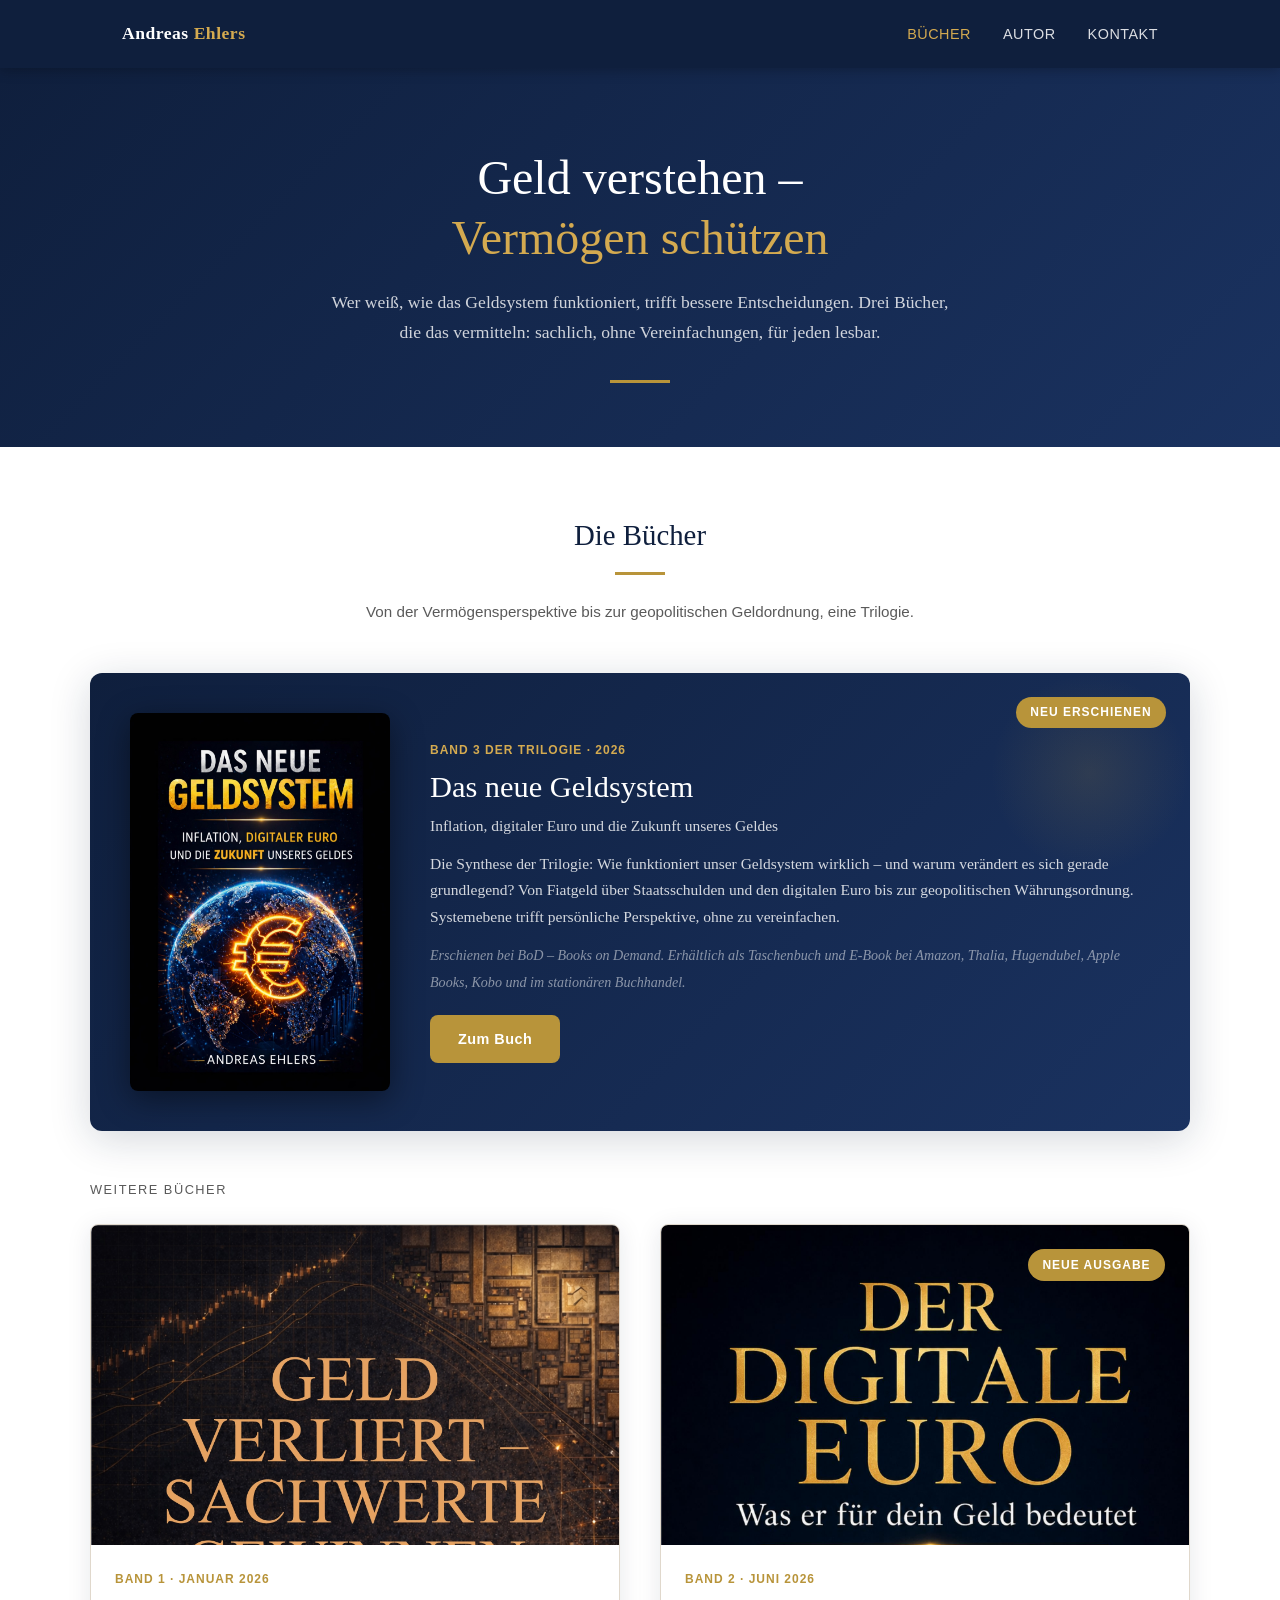
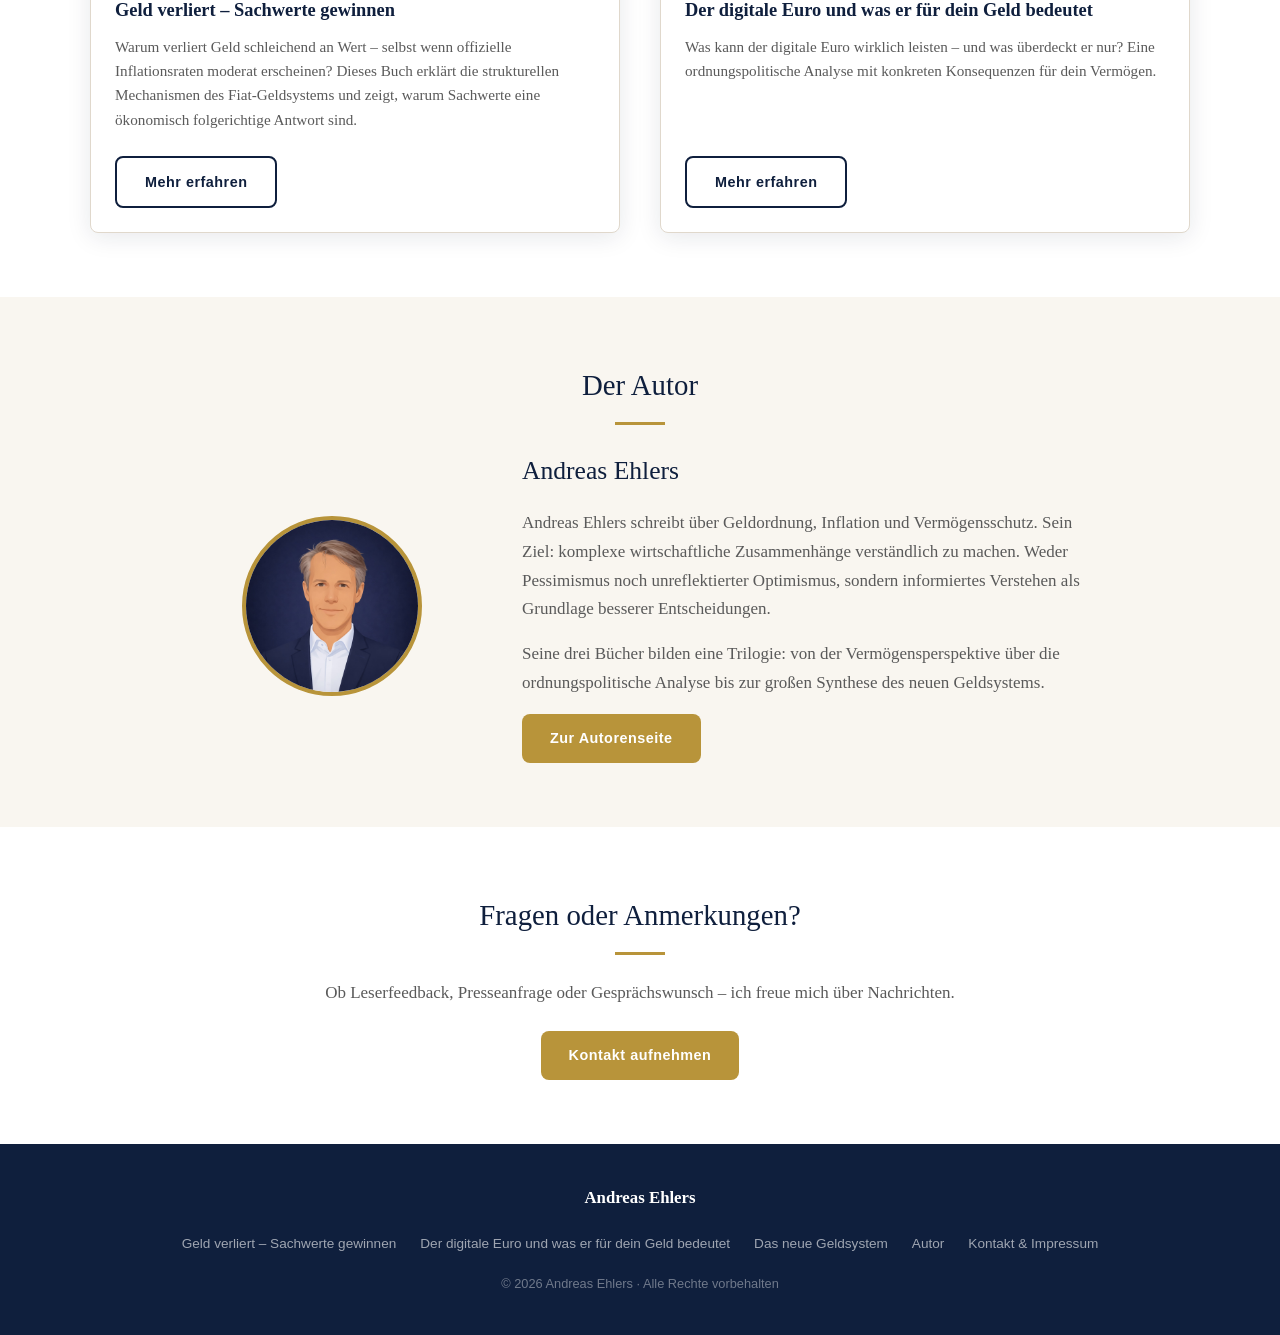
<file: index.html>
<!DOCTYPE html>
<html lang="de">
<head>
  <meta charset="UTF-8">
  <meta name="viewport" content="width=device-width, initial-scale=1.0">
  <title>Andreas Ehlers – Bücher über Geld, Inflation und das neue Geldsystem</title>
  <meta name="description" content="Andreas Ehlers schreibt über Geldordnung, Inflation, Sachwerte und die Zukunft des Geldes. Drei Bücher für jeden, der sein Vermögen versteht.">
  <link rel="stylesheet" href="style.css">
  <!-- Cloudflare Web Analytics --><script defer src='https://static.cloudflareinsights.com/beacon.min.js' data-cf-beacon='{"token": "b3fbc15b93a64142990292518c03b51b"}'></script><!-- End Cloudflare Web Analytics -->
</head>
<body>

<nav>
  <div class="nav-inner">
    <a href="index.html" class="nav-logo">Andreas <span>Ehlers</span></a>
    <ul class="nav-links">
      <li><a href="index.html#buecher" class="active">Bücher</a></li>
      <li><a href="autor.html">Autor</a></li>
      <li><a href="kontakt.html">Kontakt</a></li>
    </ul>
  </div>
</nav>

<header class="hero">
  <div class="hero-inner">
    <h1>Geld verstehen –<br><em>Vermögen schützen</em></h1>
    <p>Wer weiß, wie das Geldsystem funktioniert, trifft bessere Entscheidungen. Drei Bücher, die das vermitteln: sachlich, ohne Vereinfachungen, für jeden lesbar.</p>
    <hr class="hero-divider">
  </div>
</header>

<section id="buecher">
  <div class="section-inner">
    <h2 class="section-title">Die Bücher</h2>
    <hr class="gold-line">
    <p class="section-subtitle">Von der Vermögensperspektive bis zur geopolitischen Geldordnung, eine Trilogie.</p>

    <!-- Buch 3: Featured -->
    <div class="book-featured">
      <div class="book-featured-badge">Neu erschienen</div>
      <div class="book-featured-cover">
        <img src="images/cover-neues-geldsystem.jpg" alt="Cover: Das neue Geldsystem">
      </div>
      <div class="book-featured-body">
        <div class="book-card-tag">Band 3 der Trilogie &middot; 2026</div>
        <h3>Das neue Geldsystem</h3>
        <p class="book-featured-subtitle">Inflation, digitaler Euro und die Zukunft unseres Geldes</p>
        <p>Die Synthese der Trilogie: Wie funktioniert unser Geldsystem wirklich – und warum verändert es sich gerade grundlegend? Von Fiatgeld über Staatsschulden und den digitalen Euro bis zur geopolitischen Währungsordnung. Systemebene trifft persönliche Perspektive, ohne zu vereinfachen.</p>
        <p><em>Erschienen bei BoD – Books on Demand. Erhältlich als Taschenbuch und E-Book bei Amazon, Thalia, Hugendubel, Apple Books, Kobo und im stationären Buchhandel.</em></p>
        <a href="buch-neues-geldsystem.html" class="btn btn-primary">Zum Buch</a>
      </div>
    </div>

    <!-- Bände 1 & 2 -->
    <h3 class="backlist-title">Weitere Bücher</h3>
    <div class="books-grid">

      <div class="book-card">
        <div class="book-card-cover">
          <img src="images/cover-sachwerte.jpg" alt="Cover: Geld verliert – Sachwerte gewinnen">
        </div>
        <div class="book-card-body">
          <div class="book-card-tag">Band 1 &middot; Januar 2026</div>
          <h3>Geld verliert &ndash; Sachwerte gewinnen</h3>
          <p>Warum verliert Geld schleichend an Wert – selbst wenn offizielle Inflationsraten moderat erscheinen? Dieses Buch erklärt die strukturellen Mechanismen des Fiat-Geldsystems und zeigt, warum Sachwerte eine ökonomisch folgerichtige Antwort sind.</p>
          <a href="buch-sachwerte.html" class="btn btn-secondary">Mehr erfahren</a>
        </div>
      </div>

      <div class="book-card" style="position: relative;">
        <div class="book-featured-badge">Neue Ausgabe</div>
        <div class="book-card-cover">
          <img src="images/cover_v1_digitale_euro_final_scribus-Seite001.jpg" alt="Cover: Der digitale Euro und was er für dein Geld bedeutet">
        </div>
        <div class="book-card-body">
          <div class="book-card-tag">Band 2 &middot; Juni 2026</div>
          <h3>Der digitale Euro und was er für dein Geld bedeutet</h3>
          <p>Was kann der digitale Euro wirklich leisten – und was überdeckt er nur? Eine ordnungspolitische Analyse mit konkreten Konsequenzen für dein Vermögen.</p>
          <a href="buch-digitaler-euro.html" class="btn btn-secondary">Mehr erfahren</a>
        </div>
      </div>

    </div>
  </div>
</section>

<section class="section-cream">
  <div class="section-inner">
    <h2 class="section-title">Der Autor</h2>
    <hr class="gold-line">
    <div class="author-teaser">
      <div>
        <div class="author-avatar" style="overflow:hidden;">
          <img src="Bild_von_mir.jpg" alt="Andreas Ehlers" style="width:100%; height:100%; object-fit:cover; object-position:center;">
        </div>
      </div>
      <div>
        <h2>Andreas Ehlers</h2>
        <p>Andreas Ehlers schreibt über Geldordnung, Inflation und Vermögensschutz. Sein Ziel: komplexe wirtschaftliche Zusammenhänge verständlich zu machen. Weder Pessimismus noch unreflektierter Optimismus, sondern informiertes Verstehen als Grundlage besserer Entscheidungen.</p>
        <p>Seine drei Bücher bilden eine Trilogie: von der Vermögensperspektive über die ordnungspolitische Analyse bis zur großen Synthese des neuen Geldsystems.</p>
        <a href="autor.html" class="btn btn-primary">Zur Autorenseite</a>
      </div>
    </div>
  </div>
</section>

<section>
  <div class="section-inner" style="text-align:center; max-width:650px;">
    <h2 class="section-title">Fragen oder Anmerkungen?</h2>
    <hr class="gold-line">
    <p style="color:var(--text-muted); margin-bottom:1.5rem;">Ob Leserfeedback, Presseanfrage oder Gesprächswunsch – ich freue mich über Nachrichten.</p>
    <a href="kontakt.html" class="btn btn-primary">Kontakt aufnehmen</a>
  </div>
</section>

<footer>
  <div class="footer-inner">
    <div class="footer-logo">Andreas Ehlers</div>
    <ul class="footer-links">
      <li><a href="buch-sachwerte.html">Geld verliert – Sachwerte gewinnen</a></li>
      <li><a href="buch-digitaler-euro.html">Der digitale Euro und was er für dein Geld bedeutet</a></li>
      <li><a href="buch-neues-geldsystem.html">Das neue Geldsystem</a></li>
      <li><a href="autor.html">Autor</a></li>
      <li><a href="kontakt.html">Kontakt & Impressum</a></li>
    </ul>
    <p class="footer-copy">&copy; 2026 Andreas Ehlers &middot; Alle Rechte vorbehalten</p>
  </div>
</footer>

</body>
</html>
</file>
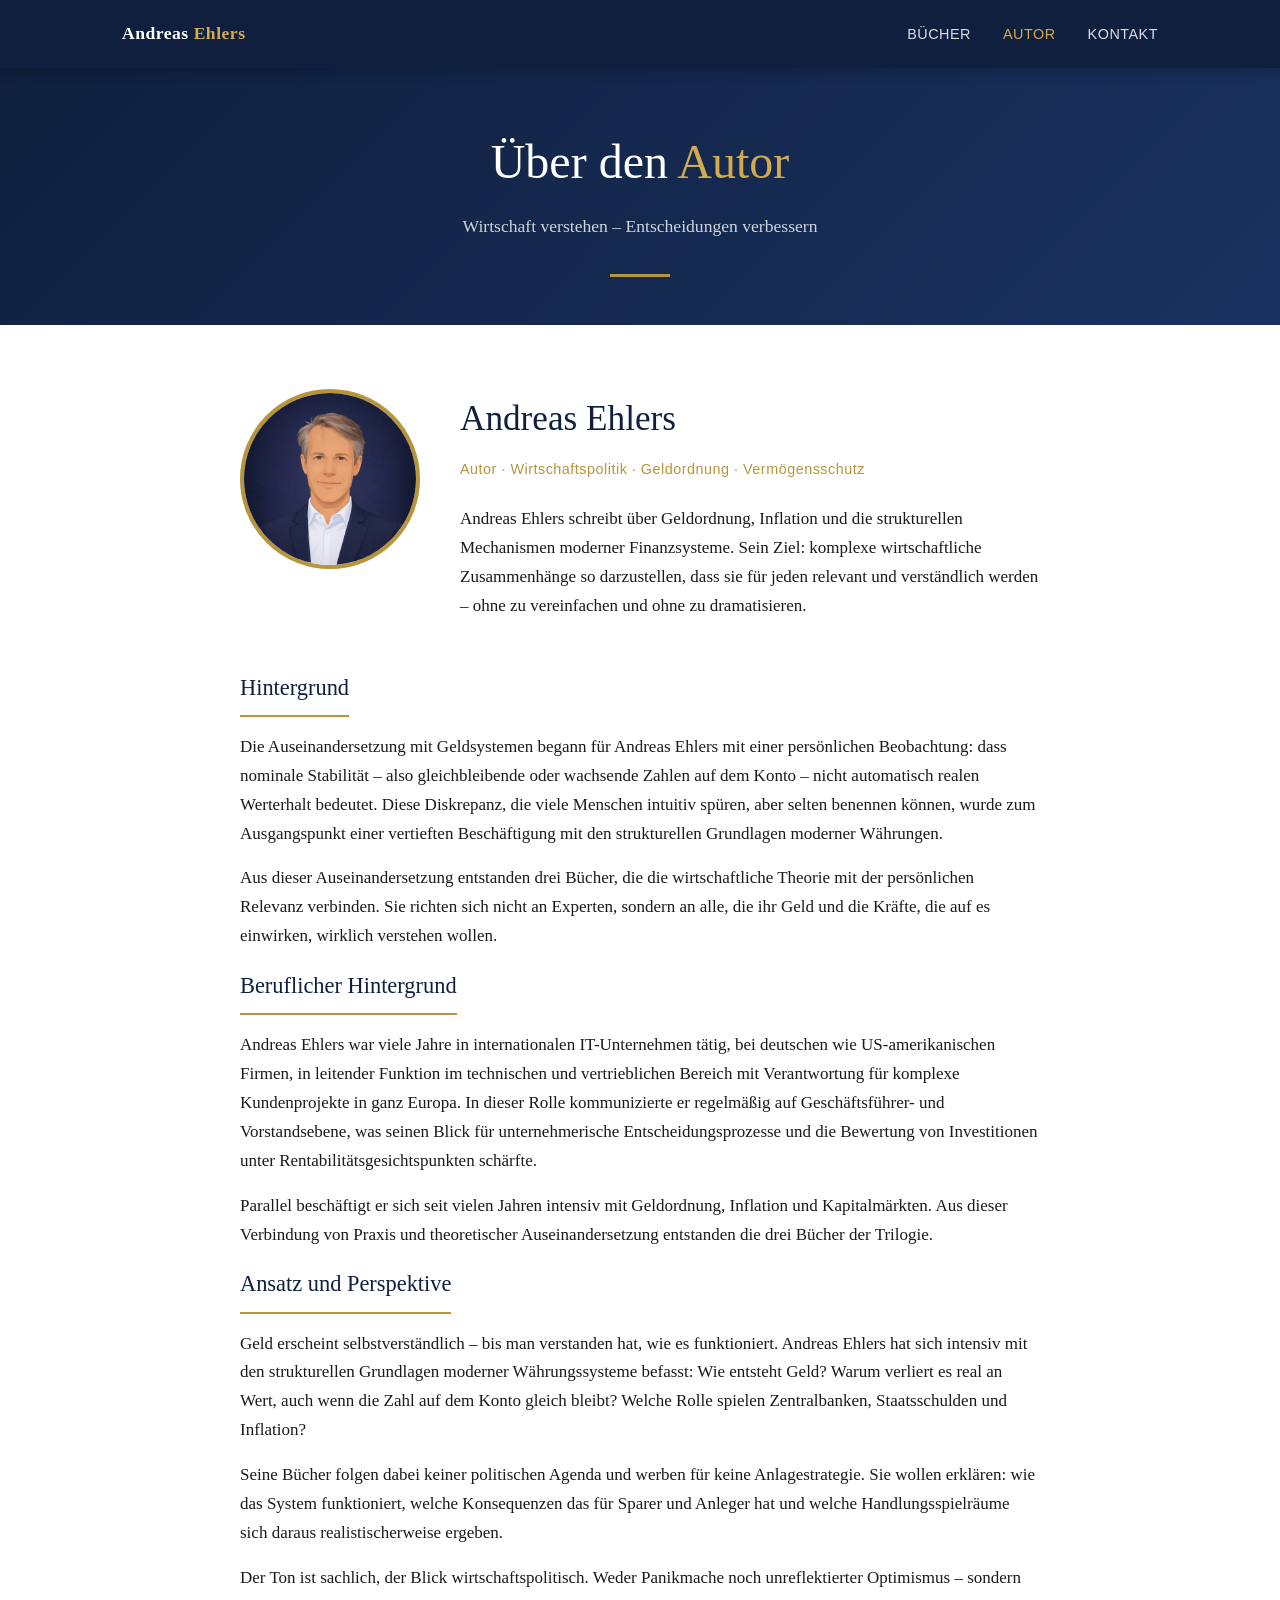
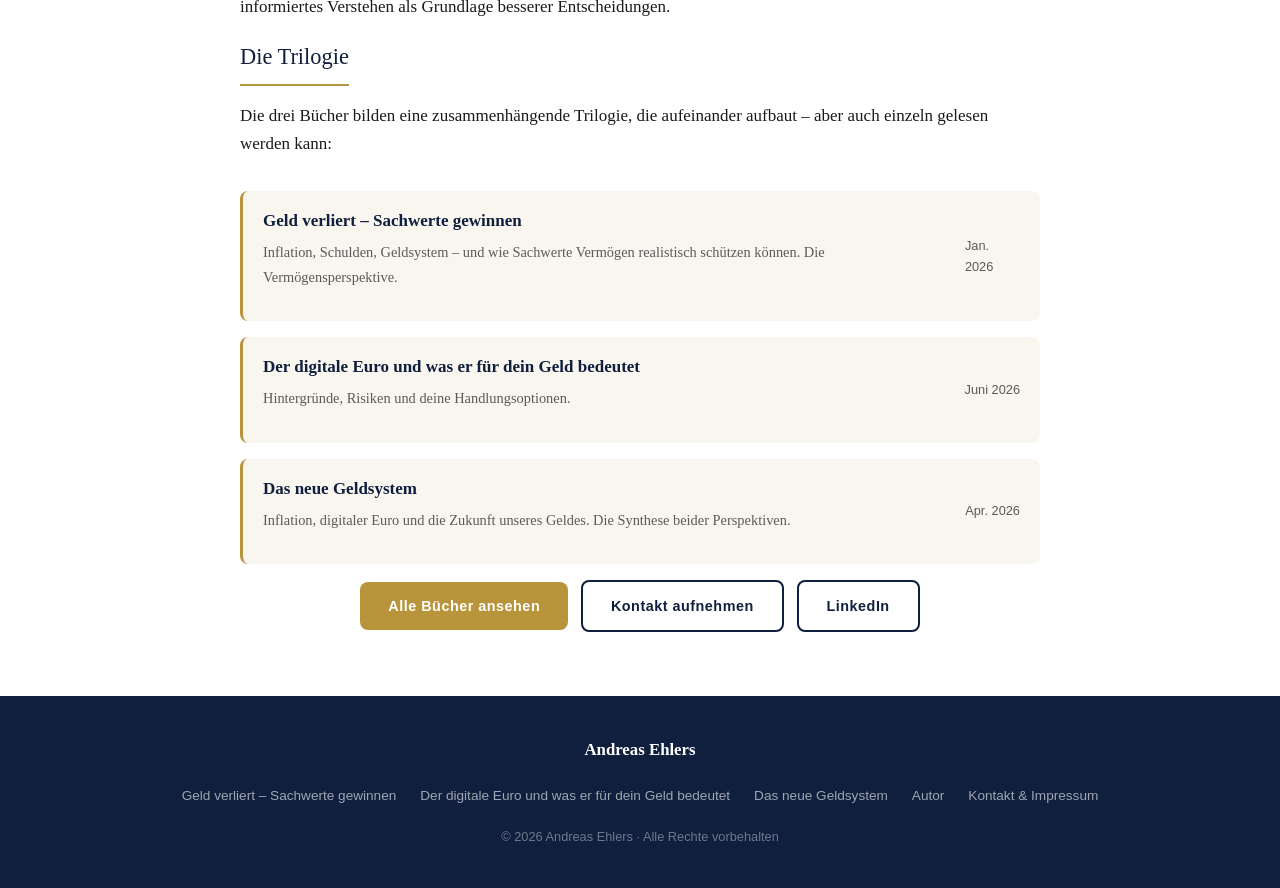
<file: autor.html>
<!DOCTYPE html>
<html lang="de">
<head>
  <meta charset="UTF-8">
  <meta name="viewport" content="width=device-width, initial-scale=1.0">
  <title>Autor – Andreas Ehlers</title>
  <meta name="description" content="Andreas Ehlers schreibt über Geldordnung, Inflation und Vermögensschutz. Drei Bücher für alle, die ihr Geld und ihr Vermögen wirklich verstehen wollen.">
  <link rel="stylesheet" href="style.css">
</head>
<body>

<nav>
  <div class="nav-inner">
    <a href="index.html" class="nav-logo">Andreas <span>Ehlers</span></a>
    <ul class="nav-links">
      <li><a href="index.html#buecher">Bücher</a></li>
      <li><a href="autor.html" class="active">Autor</a></li>
      <li><a href="kontakt.html">Kontakt</a></li>
    </ul>
  </div>
</nav>

<header class="hero" style="padding:4rem 2rem 3rem;">
  <div class="hero-inner">
    <h1>Über den <em>Autor</em></h1>
    <p>Wirtschaft verstehen – Entscheidungen verbessern</p>
    <hr class="hero-divider">
  </div>
</header>

<section>
  <div class="section-inner">
    <div class="author-full">

      <div class="author-full-header">
        <div class="author-avatar" style="flex-shrink:0; overflow:hidden;">
          <img src="Bild_von_mir.jpg" alt="Andreas Ehlers" style="width:100%; height:100%; object-fit:cover; object-position:center;">
        </div>
        <div>
          <h1>Andreas Ehlers</h1>
          <p class="tagline">Autor &middot; Wirtschaftspolitik &middot; Geldordnung &middot; Vermögensschutz</p>
          <p>Andreas Ehlers schreibt über Geldordnung, Inflation und die strukturellen Mechanismen moderner Finanzsysteme. Sein Ziel: komplexe wirtschaftliche Zusammenhänge so darzustellen, dass sie für jeden relevant und verständlich werden – ohne zu vereinfachen und ohne zu dramatisieren.</p>
        </div>
      </div>

      <div class="content-block">
        <h2>Hintergrund</h2>
        <p>Die Auseinandersetzung mit Geldsystemen begann für Andreas Ehlers mit einer persönlichen Beobachtung: dass nominale Stabilität – also gleichbleibende oder wachsende Zahlen auf dem Konto – nicht automatisch realen Werterhalt bedeutet. Diese Diskrepanz, die viele Menschen intuitiv spüren, aber selten benennen können, wurde zum Ausgangspunkt einer vertieften Beschäftigung mit den strukturellen Grundlagen moderner Währungen.</p>
        <p>Aus dieser Auseinandersetzung entstanden drei Bücher, die die wirtschaftliche Theorie mit der persönlichen Relevanz verbinden. Sie richten sich nicht an Experten, sondern an alle, die ihr Geld und die Kräfte, die auf es einwirken, wirklich verstehen wollen.</p>
      </div>

      <div class="content-block">
        <h2>Beruflicher Hintergrund</h2>
        <p>Andreas Ehlers war viele Jahre in internationalen IT-Unternehmen tätig, bei deutschen wie US-amerikanischen Firmen, in leitender Funktion im technischen und vertrieblichen Bereich mit Verantwortung für komplexe Kundenprojekte in ganz Europa. In dieser Rolle kommunizierte er regelmäßig auf Geschäftsführer- und Vorstandsebene, was seinen Blick für unternehmerische Entscheidungsprozesse und die Bewertung von Investitionen unter Rentabilitätsgesichtspunkten schärfte.</p>
        <p>Parallel beschäftigt er sich seit vielen Jahren intensiv mit Geldordnung, Inflation und Kapitalmärkten. Aus dieser Verbindung von Praxis und theoretischer Auseinandersetzung entstanden die drei Bücher der Trilogie.</p>
      </div>

      <div class="content-block">
        <h2>Ansatz und Perspektive</h2>
        <p>Geld erscheint selbstverständlich – bis man verstanden hat, wie es funktioniert. Andreas Ehlers hat sich intensiv mit den strukturellen Grundlagen moderner Währungssysteme befasst: Wie entsteht Geld? Warum verliert es real an Wert, auch wenn die Zahl auf dem Konto gleich bleibt? Welche Rolle spielen Zentralbanken, Staatsschulden und Inflation?</p>
        <p>Seine Bücher folgen dabei keiner politischen Agenda und werben für keine Anlagestrategie. Sie wollen erklären: wie das System funktioniert, welche Konsequenzen das für Sparer und Anleger hat und welche Handlungsspielräume sich daraus realistischerweise ergeben.</p>
        <p>Der Ton ist sachlich, der Blick wirtschaftspolitisch. Weder Panikmache noch unreflektierter Optimismus – sondern informiertes Verstehen als Grundlage besserer Entscheidungen.</p>
      </div>

      <div class="content-block">
        <h2>Die Trilogie</h2>
        <p>Die drei Bücher bilden eine zusammenhängende Trilogie, die aufeinander aufbaut – aber auch einzeln gelesen werden kann:</p>

        <ul class="author-books-list">
          <li>
            <div>
              <a href="buch-sachwerte.html">Geld verliert &ndash; Sachwerte gewinnen</a>
              <p style="color:var(--text-muted); font-size:0.9rem; margin-top:0.25rem;">Inflation, Schulden, Geldsystem – und wie Sachwerte Vermögen realistisch schützen können. Die Vermögensperspektive.</p>
            </div>
            <span class="book-year">Jan. 2026</span>
          </li>
          <li>
            <div>
              <a href="buch-digitaler-euro.html">Der digitale Euro und was er für dein Geld bedeutet</a>
              <p style="color:var(--text-muted); font-size:0.9rem; margin-top:0.25rem;">Hintergründe, Risiken und deine Handlungsoptionen.</p>
            </div>
            <span class="book-year">Juni 2026</span>
          </li>
          <li>
            <div>
              <a href="buch-neues-geldsystem.html">Das neue Geldsystem</a>
              <p style="color:var(--text-muted); font-size:0.9rem; margin-top:0.25rem;">Inflation, digitaler Euro und die Zukunft unseres Geldes. Die Synthese beider Perspektiven.</p>
            </div>
            <span class="book-year">Apr. 2026</span>
          </li>
        </ul>
      </div>

      <div style="text-align:center; margin-top:1rem;">
        <a href="index.html#buecher" class="btn btn-primary">Alle Bücher ansehen</a>
        &nbsp;
        <a href="kontakt.html" class="btn btn-secondary">Kontakt aufnehmen</a>
        &nbsp;
        <a href="https://www.linkedin.com/in/andreas-ehlers/" target="_blank" rel="noopener" class="btn btn-secondary">LinkedIn</a>
      </div>

    </div>
  </div>
</section>

<footer>
  <div class="footer-inner">
    <div class="footer-logo">Andreas Ehlers</div>
    <ul class="footer-links">
      <li><a href="buch-sachwerte.html">Geld verliert – Sachwerte gewinnen</a></li>
      <li><a href="buch-digitaler-euro.html">Der digitale Euro und was er für dein Geld bedeutet</a></li>
      <li><a href="buch-neues-geldsystem.html">Das neue Geldsystem</a></li>
      <li><a href="autor.html">Autor</a></li>
      <li><a href="kontakt.html">Kontakt & Impressum</a></li>
    </ul>
    <p class="footer-copy">&copy; 2026 Andreas Ehlers &middot; Alle Rechte vorbehalten</p>
  </div>
</footer>

<!-- Cloudflare Web Analytics --><script defer src='https://static.cloudflareinsights.com/beacon.min.js' data-cf-beacon='{"token": "b3fbc15b93a64142990292518c03b51b"}'></script><!-- End Cloudflare Web Analytics -->
</body>
</html>
</file>
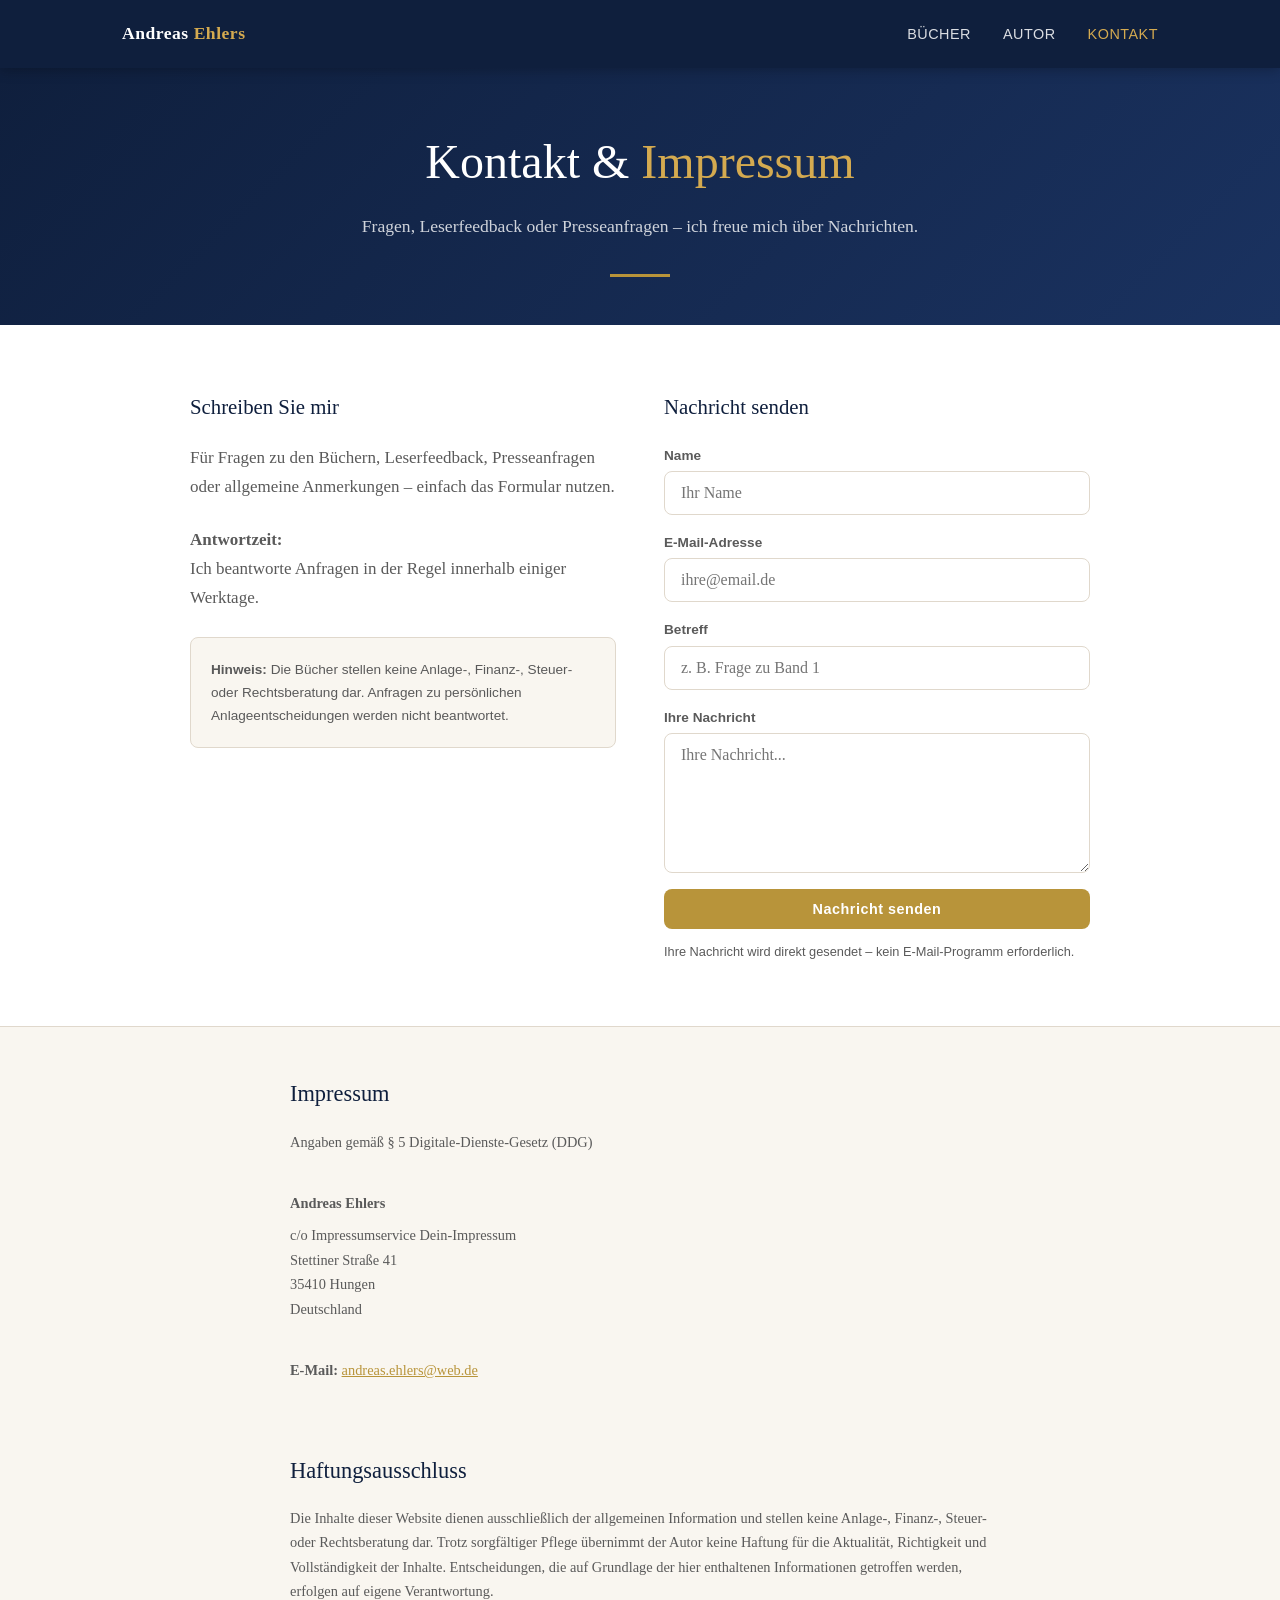
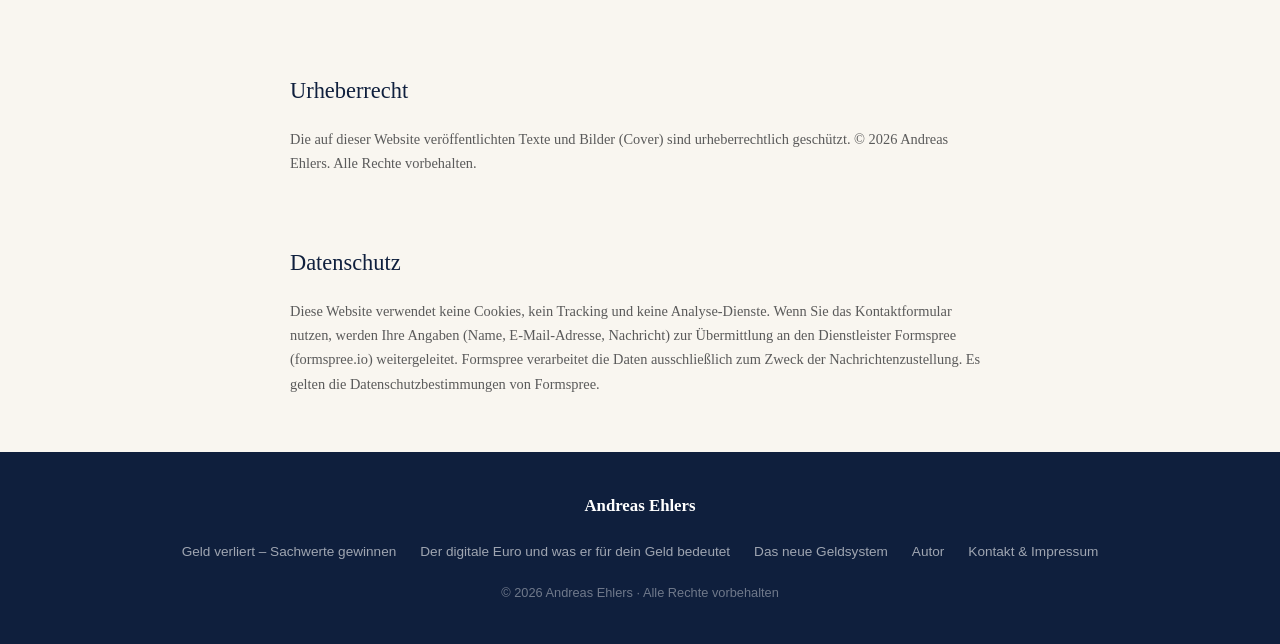
<file: kontakt.html>
<!DOCTYPE html>
<html lang="de">
<head>
  <meta charset="UTF-8">
  <meta name="viewport" content="width=device-width, initial-scale=1.0">
  <title>Kontakt & Impressum – Andreas Ehlers</title>
  <meta name="description" content="Kontakt und Impressum von Andreas Ehlers, Autor der Bücher über Geld, Inflation und digitalen Euro.">
  <link rel="stylesheet" href="style.css">
</head>
<body>

<nav>
  <div class="nav-inner">
    <a href="index.html" class="nav-logo">Andreas <span>Ehlers</span></a>
    <ul class="nav-links">
      <li><a href="index.html#buecher">Bücher</a></li>
      <li><a href="autor.html">Autor</a></li>
      <li><a href="kontakt.html" class="active">Kontakt</a></li>
    </ul>
  </div>
</nav>

<header class="hero" style="padding:4rem 2rem 3rem;">
  <div class="hero-inner">
    <h1>Kontakt &amp; <em>Impressum</em></h1>
    <p>Fragen, Leserfeedback oder Presseanfragen – ich freue mich über Nachrichten.</p>
    <hr class="hero-divider">
  </div>
</header>

<section>
  <div class="section-inner">
    <div class="contact-grid">

      <div class="contact-info">
        <h3>Schreiben Sie mir</h3>
        <p>Für Fragen zu den Büchern, Leserfeedback, Presseanfragen oder allgemeine Anmerkungen – einfach das Formular nutzen.</p>
        <p style="margin-top:1.5rem;"><strong>Antwortzeit:</strong><br>
        Ich beantworte Anfragen in der Regel innerhalb einiger Werktage.</p>

        <div class="contact-notice" style="margin-top:1.5rem;">
          <strong>Hinweis:</strong> Die Bücher stellen keine Anlage-, Finanz-, Steuer- oder Rechtsberatung dar. Anfragen zu persönlichen Anlageentscheidungen werden nicht beantwortet.
        </div>
      </div>

      <div class="contact-form-box">
        <h3>Nachricht senden</h3>
        <form action="https://formspree.io/f/xnjlokqd" method="POST">
          <div class="form-group">
            <label for="name">Name</label>
            <input type="text" id="name" name="name" placeholder="Ihr Name" required>
          </div>
          <div class="form-group">
            <label for="email">E-Mail-Adresse</label>
            <input type="email" id="email" name="email" placeholder="ihre@email.de" required>
          </div>
          <div class="form-group">
            <label for="betreff">Betreff</label>
            <input type="text" id="betreff" name="betreff" placeholder="z. B. Frage zu Band 1">
          </div>
          <div class="form-group">
            <label for="nachricht">Ihre Nachricht</label>
            <textarea id="nachricht" name="nachricht" placeholder="Ihre Nachricht..." required></textarea>
          </div>
          <button type="submit" class="btn btn-primary" style="width:100%;">Nachricht senden</button>
        </form>
        <p style="font-size:0.8rem; color:var(--text-muted); margin-top:0.75rem; font-family:'Arial',sans-serif;">Ihre Nachricht wird direkt gesendet – kein E-Mail-Programm erforderlich.</p>
      </div>

    </div>
  </div>
</section>

<div class="impressum">
  <div class="impressum-inner">
    <h2>Impressum</h2>
    <p>Angaben gemäß § 5 Digitale-Dienste-Gesetz (DDG)</p>
    <br>
    <p><strong>Andreas Ehlers</strong></p>
    <p>c/o Impressumservice Dein-Impressum<br>
    Stettiner Straße 41<br>
    35410 Hungen<br>
    Deutschland</p>
    <br>
    <p><strong>E-Mail:</strong> <span id="impressum-email">&#97;&#110;&#100;&#114;&#101;&#97;&#115;&#46;&#101;&#104;&#108;&#101;&#114;&#115;&#64;&#119;&#101;&#98;&#46;&#100;&#101;</span></p>
    <script>(function(){var u='andreas.ehlers',d='web'+'.'+'de',el=document.getElementById('impressum-email');el.innerHTML='<a href="'+'mai'+'lto'+':'+u+'@'+d+'" style="color:var(--gold);">'+u+'&#64;'+d+'<\/a>';})();</script>
    <br>
    <h2 style="margin-top:2rem;">Haftungsausschluss</h2>
    <p>Die Inhalte dieser Website dienen ausschließlich der allgemeinen Information und stellen keine Anlage-, Finanz-, Steuer- oder Rechtsberatung dar. Trotz sorgfältiger Pflege übernimmt der Autor keine Haftung für die Aktualität, Richtigkeit und Vollständigkeit der Inhalte. Entscheidungen, die auf Grundlage der hier enthaltenen Informationen getroffen werden, erfolgen auf eigene Verantwortung.</p>
    <br>
    <h2 style="margin-top:2rem;">Urheberrecht</h2>
    <p>Die auf dieser Website veröffentlichten Texte und Bilder (Cover) sind urheberrechtlich geschützt. &copy; 2026 Andreas Ehlers. Alle Rechte vorbehalten.</p>
    <br>
    <h2 style="margin-top:2rem;">Datenschutz</h2>
    <p>Diese Website verwendet keine Cookies, kein Tracking und keine Analyse-Dienste. Wenn Sie das Kontaktformular nutzen, werden Ihre Angaben (Name, E-Mail-Adresse, Nachricht) zur Übermittlung an den Dienstleister Formspree (formspree.io) weitergeleitet. Formspree verarbeitet die Daten ausschließlich zum Zweck der Nachrichtenzustellung. Es gelten die Datenschutzbestimmungen von Formspree.</p>
  </div>
</div>

<footer>
  <div class="footer-inner">
    <div class="footer-logo">Andreas Ehlers</div>
    <ul class="footer-links">
      <li><a href="buch-sachwerte.html">Geld verliert – Sachwerte gewinnen</a></li>
      <li><a href="buch-digitaler-euro.html">Der digitale Euro und was er für dein Geld bedeutet</a></li>
      <li><a href="buch-neues-geldsystem.html">Das neue Geldsystem</a></li>
      <li><a href="autor.html">Autor</a></li>
      <li><a href="kontakt.html">Kontakt & Impressum</a></li>
    </ul>
    <p class="footer-copy">&copy; 2026 Andreas Ehlers &middot; Alle Rechte vorbehalten</p>
  </div>
</footer>

<!-- Cloudflare Web Analytics --><script defer src='https://static.cloudflareinsights.com/beacon.min.js' data-cf-beacon='{"token": "b3fbc15b93a64142990292518c03b51b"}'></script><!-- End Cloudflare Web Analytics -->
</body>
</html>
</file>
<file: style.css>
:root {
  --navy: #0f1f3d;
  --navy-light: #1a3260;
  --gold: #b8943a;
  --gold-light: #d4aa50;
  --cream: #f9f6f0;
  --text: #1a1a1a;
  --text-muted: #5a5a5a;
  --white: #ffffff;
  --border: #e0d8cc;
  --shadow: 0 4px 24px rgba(15, 31, 61, 0.10);
  --radius: 8px;
  --max-width: 1100px;
}

*, *::before, *::after { box-sizing: border-box; margin: 0; padding: 0; }

html { scroll-behavior: smooth; }

body {
  font-family: 'Georgia', 'Times New Roman', serif;
  color: var(--text);
  background: var(--white);
  line-height: 1.7;
  font-size: 17px;
}

/* ── Navigation ── */
nav {
  background: var(--navy);
  position: sticky;
  top: 0;
  z-index: 100;
  box-shadow: 0 2px 12px rgba(0,0,0,0.25);
}

.nav-inner {
  max-width: var(--max-width);
  margin: 0 auto;
  padding: 0 2rem;
  display: flex;
  align-items: center;
  justify-content: space-between;
  height: 68px;
}

.nav-logo {
  color: var(--white);
  text-decoration: none;
  font-size: 1.1rem;
  font-weight: bold;
  letter-spacing: 0.5px;
}

.nav-logo span { color: var(--gold-light); }

.nav-links {
  display: flex;
  gap: 2rem;
  list-style: none;
}

.nav-links a {
  color: rgba(255,255,255,0.85);
  text-decoration: none;
  font-family: 'Arial', sans-serif;
  font-size: 0.9rem;
  letter-spacing: 0.5px;
  text-transform: uppercase;
  transition: color 0.2s;
}

.nav-links a:hover,
.nav-links a.active { color: var(--gold-light); }

/* ── Hero ── */
.hero {
  background: linear-gradient(135deg, var(--navy) 0%, var(--navy-light) 100%);
  color: var(--white);
  padding: 5rem 2rem 4rem;
  text-align: center;
}

.hero-inner {
  max-width: 800px;
  margin: 0 auto;
}

.hero h1 {
  font-size: clamp(2rem, 5vw, 3rem);
  line-height: 1.25;
  margin-bottom: 1.25rem;
  font-weight: normal;
}

.hero h1 em {
  font-style: normal;
  color: var(--gold-light);
}

.hero p {
  font-size: 1.1rem;
  color: rgba(255,255,255,0.8);
  max-width: 620px;
  margin: 0 auto 2rem;
}

.hero-divider {
  width: 60px;
  height: 3px;
  background: var(--gold);
  margin: 1.5rem auto 0;
  border: none;
}

/* ── Buttons ── */
.btn {
  display: inline-block;
  padding: 0.75rem 1.75rem;
  border-radius: var(--radius);
  font-family: 'Arial', sans-serif;
  font-size: 0.9rem;
  font-weight: bold;
  letter-spacing: 0.5px;
  text-decoration: none;
  transition: background 0.2s, transform 0.15s, box-shadow 0.2s;
  cursor: pointer;
  border: none;
}

.btn-primary {
  background: var(--gold);
  color: var(--white);
}

.btn-primary:hover {
  background: var(--gold-light);
  transform: translateY(-1px);
  box-shadow: 0 4px 16px rgba(184,148,58,0.35);
}

.btn-secondary {
  background: transparent;
  color: var(--navy);
  border: 2px solid var(--navy);
}

.btn-secondary:hover {
  background: var(--navy);
  color: var(--white);
}

.btn-amazon {
  background: #ff9900;
  color: #111;
}

.btn-amazon:hover {
  background: #e8890a;
  transform: translateY(-1px);
  box-shadow: 0 4px 16px rgba(255,153,0,0.35);
}

.btn-coming-soon {
  background: #ccc;
  color: #666;
  cursor: default;
}

/* ── Section layout ── */
section { padding: 4rem 2rem; }

.section-inner { max-width: var(--max-width); margin: 0 auto; }

.section-title {
  font-size: 1.8rem;
  font-weight: normal;
  color: var(--navy);
  text-align: center;
  margin-bottom: 0.5rem;
}

.section-subtitle {
  text-align: center;
  color: var(--text-muted);
  font-family: 'Arial', sans-serif;
  font-size: 0.95rem;
  margin-bottom: 3rem;
}

.gold-line {
  width: 50px;
  height: 3px;
  background: var(--gold);
  margin: 0.75rem auto 1.5rem;
  border: none;
}

/* ── Book cards (homepage) ── */
.books-grid {
  display: grid;
  grid-template-columns: repeat(auto-fit, minmax(300px, 1fr));
  gap: 2.5rem;
}

.book-card {
  background: var(--white);
  border: 1px solid var(--border);
  border-radius: var(--radius);
  overflow: hidden;
  box-shadow: var(--shadow);
  transition: transform 0.2s, box-shadow 0.2s;
  display: flex;
  flex-direction: column;
}

.book-card:hover {
  transform: translateY(-4px);
  box-shadow: 0 8px 32px rgba(15, 31, 61, 0.15);
}

.book-card-cover {
  height: 320px;
  overflow: hidden;
  background: var(--cream);
  display: flex;
  align-items: center;
  justify-content: center;
}

.book-card-cover img {
  width: 100%;
  height: 100%;
  object-fit: cover;
  object-position: top center;
}

.book-card-body {
  padding: 1.5rem;
  flex: 1;
  display: flex;
  flex-direction: column;
}

.book-card-tag {
  font-family: 'Arial', sans-serif;
  font-size: 0.75rem;
  letter-spacing: 1px;
  text-transform: uppercase;
  color: var(--gold);
  font-weight: bold;
  margin-bottom: 0.5rem;
}

.book-card h3 {
  font-size: 1.15rem;
  color: var(--navy);
  margin-bottom: 0.75rem;
  line-height: 1.35;
}

.book-card p {
  color: var(--text-muted);
  font-size: 0.95rem;
  line-height: 1.6;
  flex: 1;
  margin-bottom: 1.5rem;
}

.book-card .btn {
  align-self: flex-start;
}

/* ── Featured book (homepage) ── */
.book-featured {
  position: relative;
  display: grid;
  grid-template-columns: 260px 1fr;
  gap: 2.5rem;
  align-items: center;
  background: linear-gradient(135deg, var(--navy) 0%, var(--navy-light) 100%);
  border-radius: 12px;
  padding: 2.5rem;
  margin-bottom: 3rem;
  box-shadow: 0 8px 40px rgba(15, 31, 61, 0.18);
  overflow: hidden;
}

.book-featured::before {
  content: '';
  position: absolute;
  top: 0; right: 0;
  width: 200px; height: 200px;
  background: radial-gradient(circle, rgba(184,148,58,0.15) 0%, transparent 70%);
  pointer-events: none;
}

.book-featured-badge {
  position: absolute;
  top: 1.5rem; right: 1.5rem;
  background: var(--gold);
  color: var(--white);
  font-family: 'Arial', sans-serif;
  font-size: 0.75rem;
  font-weight: bold;
  letter-spacing: 1px;
  text-transform: uppercase;
  padding: 0.35rem 0.9rem;
  border-radius: 20px;
}

.book-featured-cover {
  flex-shrink: 0;
}

.book-featured-cover img {
  width: 100%;
  border-radius: var(--radius);
  box-shadow: 0 8px 32px rgba(0,0,0,0.45);
  display: block;
}

.book-featured-body { color: var(--white); }

.book-featured-body .book-card-tag { color: var(--gold-light); }

.book-featured-body h3 {
  font-size: 1.9rem;
  font-weight: normal;
  line-height: 1.25;
  margin-bottom: 0.4rem;
  color: var(--white);
}

.book-featured-subtitle {
  color: rgba(255,255,255,0.7);
  font-size: 1rem;
  margin-bottom: 1rem;
}

.book-featured-body p {
  color: rgba(255,255,255,0.82);
  font-size: 0.97rem;
  line-height: 1.7;
  margin-bottom: 0.75rem;
}

.book-featured-body em {
  font-size: 0.88rem;
  color: rgba(255,255,255,0.5);
}

.book-featured-body .btn-primary {
  margin-top: 0.5rem;
  background: var(--gold);
}

.backlist-title {
  font-family: 'Arial', sans-serif;
  font-size: 0.8rem;
  letter-spacing: 1.5px;
  text-transform: uppercase;
  color: var(--text-muted);
  font-weight: normal;
  margin-bottom: 1.5rem;
}

@media (max-width: 700px) {
  .book-featured {
    grid-template-columns: 1fr;
    text-align: center;
  }
  .book-featured-cover img {
    width: 160px;
    margin: 0 auto;
  }
  .book-featured-badge { top: 1rem; right: 1rem; }
  .book-featured-body h3 { font-size: 1.5rem; }
  .book-featured-body .btn-primary { margin: 0.5rem auto 0; display: inline-block; }
}

/* ── Book detail page ── */
.book-header {
  background: linear-gradient(135deg, var(--navy) 0%, var(--navy-light) 100%);
  color: var(--white);
  padding: 4rem 2rem;
}

.book-header-inner {
  max-width: var(--max-width);
  margin: 0 auto;
  display: grid;
  grid-template-columns: auto 1fr;
  gap: 3rem;
  align-items: start;
}

.book-header-cover {
  width: 280px;
  border-radius: var(--radius);
  box-shadow: 0 8px 32px rgba(0,0,0,0.4);
}

.book-header-meta {
  padding-top: 0.5rem;
}

.book-header-tag {
  font-family: 'Arial', sans-serif;
  font-size: 0.75rem;
  letter-spacing: 1.5px;
  text-transform: uppercase;
  color: var(--gold-light);
  font-weight: bold;
  margin-bottom: 0.75rem;
}

.book-header h1 {
  font-size: clamp(1.6rem, 4vw, 2.4rem);
  font-weight: normal;
  line-height: 1.25;
  margin-bottom: 0.5rem;
}

.book-header .subtitle {
  color: rgba(255,255,255,0.75);
  font-size: 1rem;
  margin-bottom: 1.5rem;
}

.book-header-details {
  font-family: 'Arial', sans-serif;
  font-size: 0.85rem;
  color: rgba(255,255,255,0.65);
  margin-bottom: 2rem;
  display: flex;
  gap: 1.5rem;
  flex-wrap: wrap;
}

.book-content { background: var(--white); }

.book-content .section-inner {
  display: grid;
  grid-template-columns: 1fr;
  gap: 3rem;
  max-width: 800px;
}

.content-block h2 {
  font-size: 1.4rem;
  color: var(--navy);
  font-weight: normal;
  margin-bottom: 1rem;
  padding-bottom: 0.5rem;
  border-bottom: 2px solid var(--gold);
  display: inline-block;
}

.content-block p {
  color: var(--text);
  margin-bottom: 1rem;
}

.leseprobe {
  background: var(--cream);
  border-left: 4px solid var(--gold);
  padding: 2rem 2.5rem;
  border-radius: 0 var(--radius) var(--radius) 0;
  font-style: italic;
  color: var(--text);
}

.leseprobe p { margin-bottom: 1rem; }
.leseprobe p:last-child { margin-bottom: 0; }

.leseprobe-label {
  font-family: 'Arial', sans-serif;
  font-size: 0.75rem;
  letter-spacing: 1px;
  text-transform: uppercase;
  color: var(--gold);
  font-weight: bold;
  font-style: normal;
  margin-bottom: 0.75rem;
  display: block;
}

/* ── Cream sections ── */
.section-cream { background: var(--cream); }

/* ── Author section (homepage teaser) ── */
.author-teaser {
  display: grid;
  grid-template-columns: 1fr 2fr;
  gap: 3rem;
  align-items: center;
  max-width: 900px;
  margin: 0 auto;
}

.author-avatar {
  width: 180px;
  height: 180px;
  border-radius: 50%;
  background: var(--navy);
  display: flex;
  align-items: center;
  justify-content: center;
  color: var(--gold-light);
  font-size: 4rem;
  margin: 0 auto;
  border: 4px solid var(--gold);
  font-family: 'Georgia', serif;
}

.author-teaser h2 {
  font-size: 1.6rem;
  color: var(--navy);
  font-weight: normal;
  margin-bottom: 1rem;
}

.author-teaser p {
  color: var(--text-muted);
  margin-bottom: 1rem;
}

/* ── Author full page ── */
.author-full {
  max-width: 800px;
  margin: 0 auto;
}

.author-full-header {
  display: flex;
  gap: 2.5rem;
  align-items: flex-start;
  margin-bottom: 3rem;
}

.author-full h1 {
  font-size: 2.2rem;
  color: var(--navy);
  font-weight: normal;
  margin-bottom: 0.5rem;
}

.author-full .tagline {
  color: var(--gold);
  font-family: 'Arial', sans-serif;
  font-size: 0.9rem;
  letter-spacing: 0.5px;
  margin-bottom: 1.5rem;
}

.author-books-list {
  list-style: none;
  display: flex;
  flex-direction: column;
  gap: 1rem;
  margin-top: 2rem;
}

.author-books-list li {
  display: flex;
  align-items: center;
  gap: 1rem;
  padding: 1rem 1.25rem;
  background: var(--cream);
  border-radius: var(--radius);
  border-left: 3px solid var(--gold);
}

.author-books-list a {
  color: var(--navy);
  text-decoration: none;
  font-weight: bold;
}

.author-books-list a:hover { color: var(--gold); }

.author-books-list .book-year {
  font-family: 'Arial', sans-serif;
  font-size: 0.8rem;
  color: var(--text-muted);
  margin-left: auto;
}

/* ── Contact ── */
.contact-grid {
  display: grid;
  grid-template-columns: 1fr 1fr;
  gap: 3rem;
  max-width: 900px;
  margin: 0 auto;
}

.contact-info h3, .contact-form-box h3 {
  font-size: 1.3rem;
  color: var(--navy);
  font-weight: normal;
  margin-bottom: 1.25rem;
}

.contact-info p {
  color: var(--text-muted);
  margin-bottom: 1rem;
}

.contact-info a {
  color: var(--gold);
  text-decoration: none;
}

.contact-info a:hover { text-decoration: underline; }

.contact-notice {
  background: var(--cream);
  border: 1px solid var(--border);
  border-radius: var(--radius);
  padding: 1.25rem;
  font-family: 'Arial', sans-serif;
  font-size: 0.85rem;
  color: var(--text-muted);
}

form { display: flex; flex-direction: column; gap: 1rem; }

form input, form textarea, form select {
  width: 100%;
  padding: 0.75rem 1rem;
  border: 1px solid var(--border);
  border-radius: var(--radius);
  font-family: 'Georgia', serif;
  font-size: 1rem;
  color: var(--text);
  background: var(--white);
  transition: border-color 0.2s;
}

form input:focus, form textarea:focus {
  outline: none;
  border-color: var(--gold);
}

form textarea { height: 140px; resize: vertical; }

form label {
  font-family: 'Arial', sans-serif;
  font-size: 0.85rem;
  color: var(--text-muted);
  font-weight: bold;
  display: block;
  margin-bottom: 0.25rem;
}

.form-group { display: flex; flex-direction: column; }

/* ── Impressum section ── */
.impressum {
  background: var(--cream);
  border-top: 1px solid var(--border);
  padding: 3rem 2rem;
}

.impressum-inner {
  max-width: 700px;
  margin: 0 auto;
}

.impressum h2 {
  font-size: 1.4rem;
  color: var(--navy);
  font-weight: normal;
  margin-bottom: 1rem;
}

.impressum p {
  color: var(--text-muted);
  font-size: 0.9rem;
  line-height: 1.7;
  margin-bottom: 0.5rem;
}

/* ── International edition card ── */
.intl-edition-section {
  border-top: 1px solid var(--border);
}

.intl-edition-card {
  position: relative;
  display: grid;
  grid-template-columns: 180px 1fr;
  gap: 2.5rem;
  align-items: center;
  background: linear-gradient(135deg, var(--navy) 0%, var(--navy-light) 100%);
  border-radius: 12px;
  padding: 2.5rem;
  box-shadow: 0 8px 40px rgba(15, 31, 61, 0.18);
  overflow: hidden;
}

.intl-edition-card::before {
  content: '';
  position: absolute;
  top: 0; right: 0;
  width: 200px; height: 200px;
  background: radial-gradient(circle, rgba(184,148,58,0.15) 0%, transparent 70%);
  pointer-events: none;
}

.intl-edition-badge {
  position: absolute;
  top: 1.25rem; right: 1.25rem;
  background: var(--gold);
  color: var(--white);
  font-family: 'Arial', sans-serif;
  font-size: 0.7rem;
  font-weight: bold;
  letter-spacing: 1px;
  text-transform: uppercase;
  padding: 0.3rem 0.8rem;
  border-radius: 20px;
}

.intl-edition-cover img {
  width: 100%;
  border-radius: var(--radius);
  box-shadow: 0 8px 32px rgba(0,0,0,0.45);
  display: block;
}

.intl-edition-body { color: var(--white); }

.intl-edition-body .book-header-tag { color: var(--gold-light); margin-bottom: 0.75rem; }

.intl-edition-title {
  font-size: 1.7rem;
  font-weight: normal;
  line-height: 1.25;
  margin-bottom: 0.4rem;
  color: var(--white);
}

.intl-edition-subtitle {
  color: rgba(255,255,255,0.7);
  font-size: 0.97rem;
  margin-bottom: 1.25rem;
}

.intl-edition-details {
  font-family: 'Arial', sans-serif;
  font-size: 0.85rem;
  color: rgba(255,255,255,0.6);
  margin-bottom: 1.75rem;
  display: flex;
  gap: 1.5rem;
  flex-wrap: wrap;
}

@media (max-width: 620px) {
  .intl-edition-card {
    grid-template-columns: 1fr;
    text-align: center;
  }
  .intl-edition-cover img {
    width: 140px;
    margin: 0 auto;
  }
  .intl-edition-badge { top: 1rem; right: 1rem; }
  .intl-edition-details { justify-content: center; }
}

/* ── Footer ── */
footer {
  background: var(--navy);
  color: rgba(255,255,255,0.7);
  padding: 2.5rem 2rem;
  text-align: center;
}

footer .footer-inner {
  max-width: var(--max-width);
  margin: 0 auto;
  display: flex;
  flex-direction: column;
  align-items: center;
  gap: 1rem;
}

footer .footer-logo {
  color: var(--white);
  font-size: 1.05rem;
  font-weight: bold;
}

footer .footer-links {
  display: flex;
  gap: 1.5rem;
  list-style: none;
  flex-wrap: wrap;
  justify-content: center;
}

footer .footer-links a {
  color: rgba(255,255,255,0.6);
  text-decoration: none;
  font-family: 'Arial', sans-serif;
  font-size: 0.85rem;
  transition: color 0.2s;
}

footer .footer-links a:hover { color: var(--gold-light); }

footer .footer-copy {
  font-family: 'Arial', sans-serif;
  font-size: 0.8rem;
  color: rgba(255,255,255,0.4);
}

/* ── Responsive ── */
@media (max-width: 768px) {
  .book-header-inner {
    grid-template-columns: 1fr;
    text-align: center;
  }

  .book-header-cover {
    width: 200px;
    margin: 0 auto;
  }

  .book-header-details { justify-content: center; }

  .author-teaser {
    grid-template-columns: 1fr;
    text-align: center;
  }

  .author-full-header {
    flex-direction: column;
    align-items: center;
    text-align: center;
  }

  .contact-grid {
    grid-template-columns: 1fr;
  }

  .nav-links { gap: 1rem; }
}

@media (max-width: 500px) {
  .nav-inner { padding: 0 1rem; }
  .nav-links { gap: 0.75rem; }
  .nav-links a { font-size: 0.8rem; }
  section { padding: 3rem 1rem; }
}
</file>
